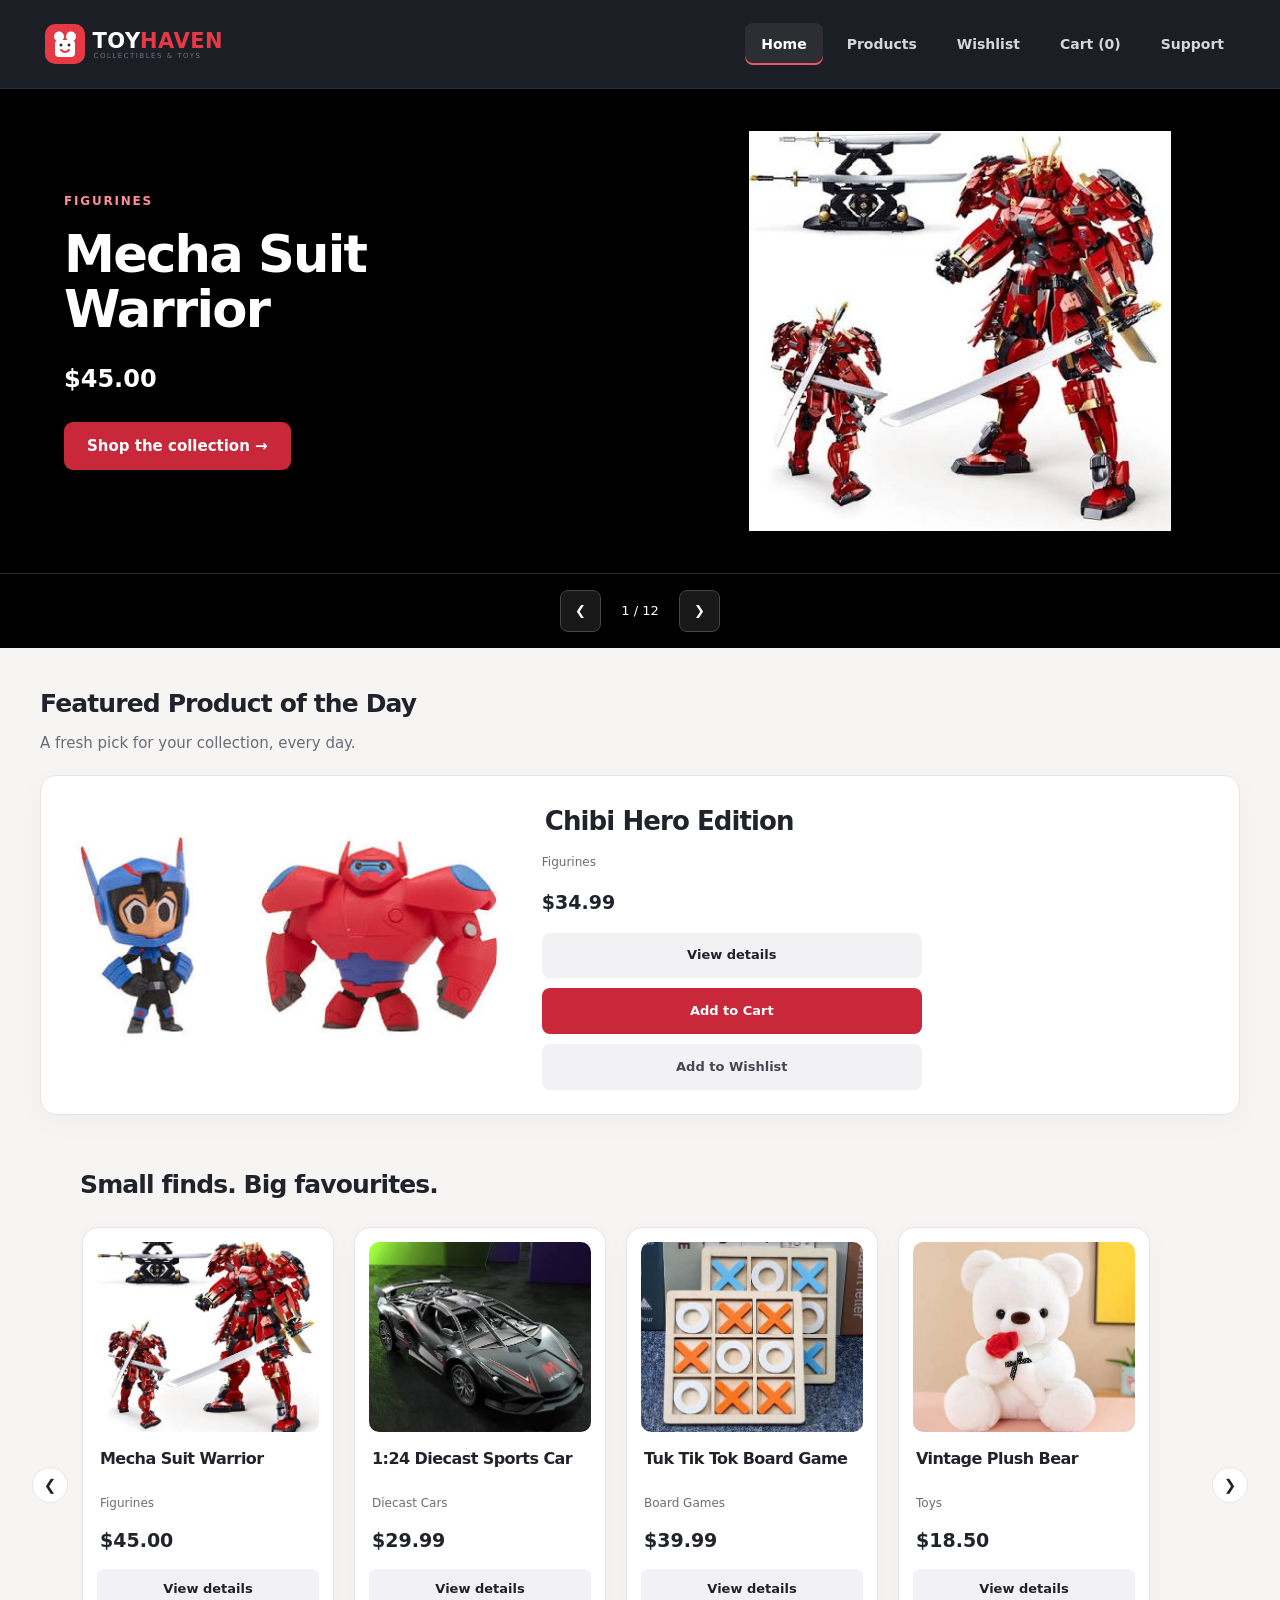
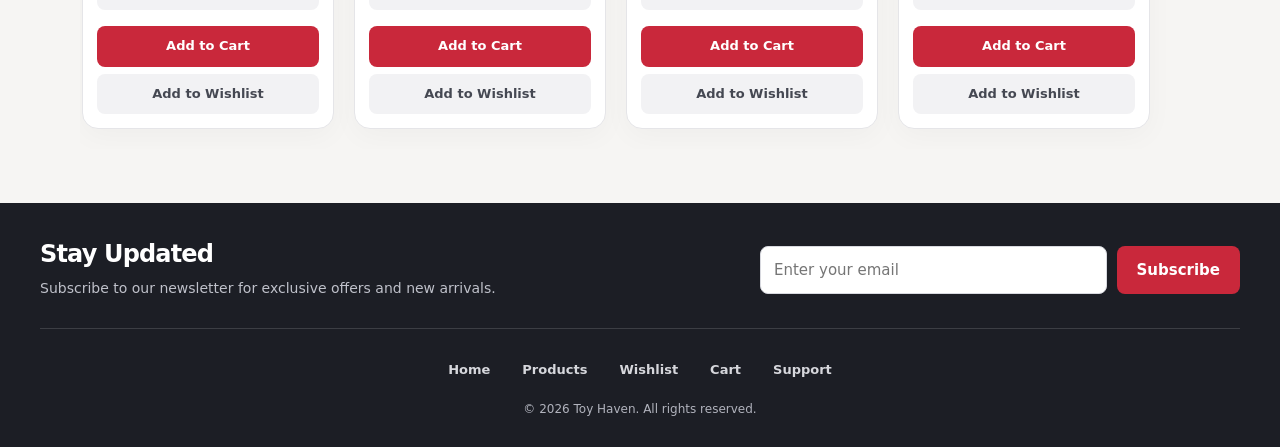
<file: index.html>
<!DOCTYPE html>
<html lang="en">
<head>
  <meta charset="UTF-8">
  <meta name="viewport" content="width=device-width, initial-scale=1.0">
  <title>Toy Haven | Home</title>
  <link rel="manifest" href="manifest.json">
  <link rel="icon" href="favicon.svg">
  <link rel="stylesheet" href="style.css">
  <script src="products-data.js" defer></script><script src="carousel.js" defer></script><script src="script.js" defer></script>
<meta name="description" content="Toy Haven | Home — Browse toys, figurines, board games and diecast cars."><meta name="theme-color" content="#1c1e25"></head>
<body>

  <!-- Header -->
  <header>
    <a href="index.html" class="logo">
      <img src="logo.svg" alt="Toy Haven Logo">
    </a>
    <nav aria-label="Main Navigation">
      <button class="hamburger" aria-expanded="false" aria-controls="main-menu" aria-label="Toggle Navigation Menu">
        <span></span><span></span><span></span>
      </button>
      <ul id="main-menu">
        <li><a href="index.html" class="active" aria-current="page">Home</a></li>
        <li><a href="products.html">Products</a></li>
        <li><a href="wishlist.html">Wishlist</a></li>
        <li><a href="cart.html">Cart</a></li>
        <li><a href="support.html">Support</a></li>
      </ul>
    </nav>
  </header>

  <main>
    <!-- One product at a time; automatic rotation. -->
    <section class="product-slideshow" aria-label="Featured products" aria-roledescription="carousel">
      <h1 class="visually-hidden">Discover Toy Haven collectibles and toys</h1>
      <div class="hero-slides">
        <article class="hero-slide" aria-roledescription="slide" aria-label="1 of 12">
          <div class="slide-copy"><span class="eyebrow">Figurines</span><h2>Mecha Suit Warrior</h2><p class="slide-price">$45.00</p><a class="cta-btn" href="products.html">Shop the collection →</a></div>
          <figure><img src="images/mecha-warrior.jpg" alt="Mecha Suit Warrior" fetchpriority="high"></figure>
        </article>
        <article class="hero-slide" aria-roledescription="slide" aria-label="2 of 12" hidden>
          <div class="slide-copy"><span class="eyebrow">Diecast Cars</span><h2>1:24 Diecast Sports Car</h2><p class="slide-price">$29.99</p><a class="cta-btn" href="products.html">Shop the collection →</a></div>
          <figure><img src="images/sports-car.jpg" alt="1:24 Diecast Sports Car" loading="lazy"></figure>
        </article>
        <article class="hero-slide" aria-roledescription="slide" aria-label="3 of 12" hidden>
          <div class="slide-copy"><span class="eyebrow">Board Games</span><h2>Tuk Tik Tok Board Game</h2><p class="slide-price">$39.99</p><a class="cta-btn" href="products.html">Shop the collection →</a></div>
          <figure><img src="images/board-game.jpg" alt="Tuk Tik Tok Board Game" loading="lazy"></figure>
        </article>
        <article class="hero-slide" aria-roledescription="slide" aria-label="4 of 12" hidden>
          <div class="slide-copy"><span class="eyebrow">Toys</span><h2>Vintage Plush Bear</h2><p class="slide-price">$18.50</p><a class="cta-btn" href="products.html">Shop the collection →</a></div>
          <figure><img src="images/teddy-bear.jpg" alt="Vintage Plush Bear" loading="lazy"></figure>
        </article>
        <article class="hero-slide" aria-roledescription="slide" aria-label="5 of 12" hidden>
          <div class="slide-copy"><span class="eyebrow">Figurines</span><h2>Neon Cyberpunk Statue</h2><p class="slide-price">$59.99</p><a class="cta-btn" href="products.html">Shop the collection →</a></div>
          <figure><img src="images/cyberpunk-statue.jpg" alt="Neon Cyberpunk Statue" loading="lazy"></figure>
        </article>
        <article class="hero-slide" aria-roledescription="slide" aria-label="6 of 12" hidden>
          <div class="slide-copy"><span class="eyebrow">Diecast Cars</span><h2>1:18 Classic Muscle Car</h2><p class="slide-price">$42.00</p><a class="cta-btn" href="products.html">Shop the collection →</a></div>
          <figure><img src="images/muscle-car.jpg" alt="1:18 Classic Muscle Car" loading="lazy"></figure>
        </article>
        <article class="hero-slide" aria-roledescription="slide" aria-label="7 of 12" hidden>
          <div class="slide-copy"><span class="eyebrow">Board Games</span><h2>Dungeon Quest Deck</h2><p class="slide-price">$24.99</p><a class="cta-btn" href="products.html">Shop the collection →</a></div>
          <figure><img src="images/dungeon-deck.jpg" alt="Dungeon Quest Deck" loading="lazy"></figure>
        </article>
        <article class="hero-slide" aria-roledescription="slide" aria-label="8 of 12" hidden>
          <div class="slide-copy"><span class="eyebrow">Toys</span><h2>Wooden Architecture Blocks</h2><p class="slide-price">$22.00</p><a class="cta-btn" href="products.html">Shop the collection →</a></div>
          <figure><img src="images/wooden-blocks.jpg" alt="Wooden Architecture Blocks" loading="lazy"></figure>
        </article>
        <article class="hero-slide" aria-roledescription="slide" aria-label="9 of 12" hidden>
          <div class="slide-copy"><span class="eyebrow">Figurines</span><h2>Chibi Hero Edition</h2><p class="slide-price">$34.99</p><a class="cta-btn" href="products.html">Shop the collection →</a></div>
          <figure><img src="images/chibi-hero.jpg" alt="Chibi Hero Edition" loading="lazy"></figure>
        </article>
        <article class="hero-slide" aria-roledescription="slide" aria-label="10 of 12" hidden>
          <div class="slide-copy"><span class="eyebrow">Diecast Cars</span><h2>1:43 Retro Rally Racer</h2><p class="slide-price">$19.99</p><a class="cta-btn" href="products.html">Shop the collection →</a></div>
          <figure><img src="images/rally-racer.jpg" alt="1:43 Retro Rally Racer" loading="lazy"></figure>
        </article>
        <article class="hero-slide" aria-roledescription="slide" aria-label="11 of 12" hidden>
          <div class="slide-copy"><span class="eyebrow">Board Games</span><h2>Handcrafted Wooden Chess Set</h2><p class="slide-price">$65.00</p><a class="cta-btn" href="products.html">Shop the collection →</a></div>
          <figure><img src="images/wooden-chess.jpg" alt="Handcrafted Wooden Chess Set" loading="lazy"></figure>
        </article>
        <article class="hero-slide" aria-roledescription="slide" aria-label="12 of 12" hidden>
          <div class="slide-copy"><span class="eyebrow">Toys</span><h2>Mini RC Quadcopter</h2><p class="slide-price">$49.99</p><a class="cta-btn" href="products.html">Shop the collection →</a></div>
          <figure><img src="images/rc-drone.jpg" alt="Mini RC Quadcopter" loading="lazy"></figure>
        </article>
      </div>
      <div class="slideshow-controls" hidden>
        <button type="button" class="slide-prev" aria-label="Previous product">❮</button>
        <span class="slide-counter">1 / 12</span>
        <button type="button" class="slide-next" aria-label="Next product">❯</button>
      </div>
      <p class="visually-hidden slide-announcement" aria-live="polite" aria-atomic="true"></p>
    </section>

    <!-- Horizontal Scroll Showcase Section -->
    <section class="daily-feature" aria-labelledby="daily-title"><h2 id="daily-title">Featured Product of the Day</h2><p>A fresh pick for your collection, every day.</p><div id="daily-product"></div></section><section class="scroll-showcase" id="featured-products">
      <h2>Small finds. Big favourites.</h2>
      
      <div class="showcase-wrapper">
        <button type="button" class="scroll-arrow left" aria-label="Previous Products">❮</button>

        <div class="scroll-container">
          </div>

        <button type="button" class="scroll-arrow right" aria-label="Next Products">❯</button>
      </div>
    </section>

</main>

  <!-- Footer -->
  <footer>
    <section class="footer-newsletter" aria-labelledby="newsletter-title">
      <div>
        <h2 id="newsletter-title">Stay Updated</h2>
        <p>Subscribe to our newsletter for exclusive offers and new arrivals.</p>
      </div>
      <form id="newsletter-form">
        <label for="newsletter-email" class="visually-hidden">Email Address</label>
        <input type="email" id="newsletter-email" name="email" autocomplete="email" placeholder="Enter your email" required>
        <button type="submit">Subscribe</button>
      </form>
    </section>
    <nav aria-label="Footer Navigation">
      <ul>
        <li><a href="index.html">Home</a></li>
        <li><a href="products.html">Products</a></li>
        <li><a href="wishlist.html">Wishlist</a></li>
        <li><a href="cart.html">Cart</a></li>
        <li><a href="support.html">Support</a></li>
      </ul>
    </nav>
    <p>© 2026 Toy Haven. All rights reserved.</p>
  </footer>

</body>
</html>
</file>
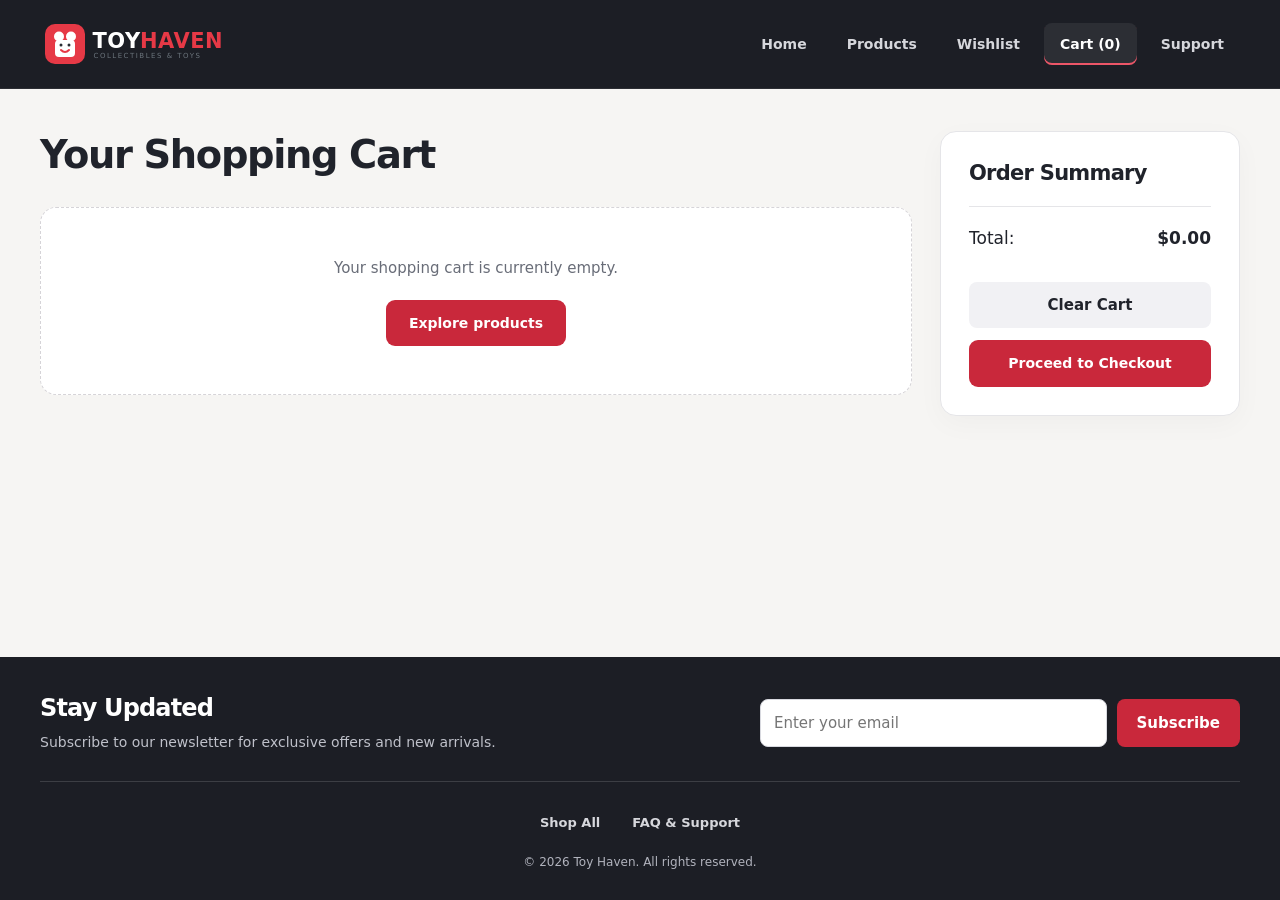
<file: cart.html>
<!DOCTYPE html>
<html lang="en">
<head>
  <meta charset="UTF-8">
  <meta name="viewport" content="width=device-width, initial-scale=1.0">
  <title>Toy Haven | Shopping Cart</title>
  <link rel="manifest" href="manifest.json">
  <link rel="icon" href="favicon.svg">
  <link rel="stylesheet" href="style.css">
<meta name="description" content="Toy Haven | Shopping Cart — Browse toys, figurines, board games and diecast cars."><meta name="theme-color" content="#1c1e25"></head>
<body>

  <!-- Header -->
  <header>
    <a href="index.html" class="logo">
      <img src="logo.svg" alt="Toy Haven Logo">
    </a>
    <nav aria-label="Main Navigation">
      <button class="hamburger" aria-expanded="false" aria-controls="main-menu" aria-label="Toggle Navigation Menu">
        <span></span><span></span><span></span>
      </button>
      <ul id="main-menu">
        <li><a href="index.html">Home</a></li>
        <li><a href="products.html">Products</a></li>
        <li><a href="wishlist.html">Wishlist</a></li>
        <li><a href="cart.html" class="active" aria-current="page">Cart</a></li>
        <li><a href="support.html">Support</a></li>
      </ul>
    </nav>
  </header>

  <!-- Shopping Cart Interface Container -->
  <main class="cart-layout">
    <!-- Active Items List -->
    <section class="cart-items-container">
      <h1>Your Shopping Cart</h1>
      <h2 class="visually-hidden">Items in your cart</h2>
      <ul class="cart-list" id="cart-list">
        <!-- Rendered via LocalStorage Array in JS -->
        <li class="cart-item">
          <article>
            <img src="images/board-game.jpg" alt="Strategy Board Game">
            <h3>Strategy Board Game</h3>
            <p class="unit-price">$39.99</p>
            <!-- Incremental Quantity Modifiers -->
            <form class="quantity-controls">
              <label for="qty-1">Qty:</label>
              <button type="button" aria-label="Decrease quantity">-</button>
              <input type="number" id="qty-1" value="1" min="1">
              <button type="button" aria-label="Increase quantity">+</button>
            </form>
            <p class="subtotal">Subtotal: $39.99</p>
            <button type="button" class="remove-btn">Remove</button>
          </article>
        </li>
      </ul>
    </section>

    <!-- Dynamic Cart Total Summary Sidebar -->
    <aside class="cart-summary">
      <h2>Order Summary</h2>
      <p class="total-price">Total: <strong id="cart-total">$39.99</strong></p>
      <button type="button" id="clear-cart-btn">Clear Cart</button>
      <a href="checkout.html" class="checkout-btn">Proceed to Checkout</a>
    </aside>
  </main>

  <!-- Footer -->
  <footer>
    <section class="footer-newsletter" aria-labelledby="newsletter-title">
      <div>
        <h2 id="newsletter-title">Stay Updated</h2>
        <p>Subscribe to our newsletter for exclusive offers and new arrivals.</p>
      </div>
      <form id="newsletter-form">
        <label for="newsletter-email" class="visually-hidden">Email Address</label>
        <input type="email" id="newsletter-email" name="email" autocomplete="email" placeholder="Enter your email" required>
        <button type="submit">Subscribe</button>
      </form>
    </section>
    <nav aria-label="Footer Navigation">
      <ul>
        <li><a href="products.html">Shop All</a></li>
        <li><a href="support.html">FAQ &amp; Support</a></li>
      </ul>
    </nav>
    <p>© 2026 Toy Haven. All rights reserved.</p>
  </footer>

  <script src="products-data.js"></script><script src="carousel.js"></script><script src="script.js"></script>
</body>
</html>
</file>
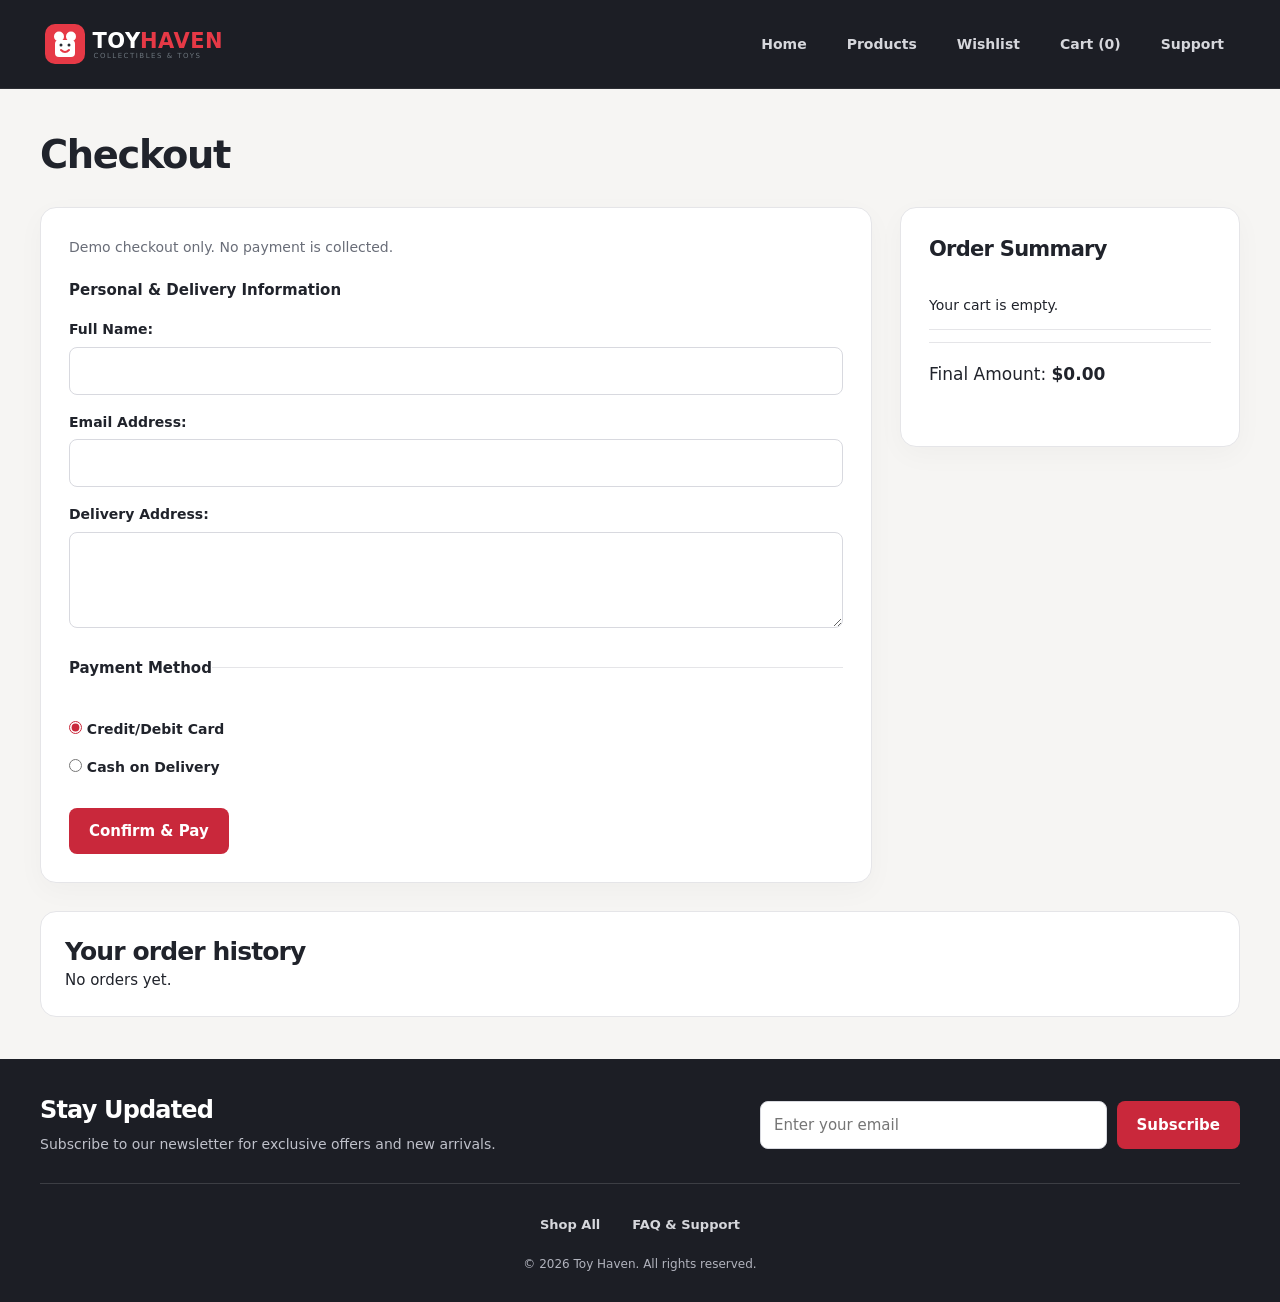
<file: checkout.html>
<!DOCTYPE html>
<html lang="en">
<head>
  <meta charset="UTF-8">
  <meta name="viewport" content="width=device-width, initial-scale=1.0">
  <title>Toy Haven | Checkout</title>
  <link rel="manifest" href="manifest.json">
  <link rel="icon" href="favicon.svg">
  <link rel="stylesheet" href="style.css">
<meta name="description" content="Toy Haven | Checkout — Browse toys, figurines, board games and diecast cars."><meta name="theme-color" content="#1c1e25"></head>
<body>

  <!-- Header -->
  <header>
    <a href="index.html" class="logo">
      <img src="logo.svg" alt="Toy Haven Logo">
    </a>
    <nav aria-label="Main Navigation">
      <button class="hamburger" aria-expanded="false" aria-controls="main-menu" aria-label="Toggle Navigation Menu">
        <span></span><span></span><span></span>
      </button>
      <ul id="main-menu">
        <li><a href="index.html">Home</a></li>
        <li><a href="products.html">Products</a></li>
        <li><a href="wishlist.html">Wishlist</a></li>
        <li><a href="cart.html">Cart</a></li>
        <li><a href="support.html">Support</a></li>
      </ul>
    </nav>
  </header>

  <!-- Checkout Layout Structure -->
  <main class="checkout-layout">
    <h1>Checkout</h1>

    <!-- Customer Details and Order Submission Form -->
    <form id="checkout-form">
      <p class="demo-note">Demo checkout only. No payment is collected.</p><fieldset>
        <legend>Personal &amp; Delivery Information</legend>
        <p>
          <label for="fullname">Full Name:</label>
          <input type="text" id="fullname" name="fullname" required>
        </p>
        <p>
          <label for="email">Email Address:</label>
          <input type="email" id="email" name="email" required>
        </p>
        <p>
          <label for="address">Delivery Address:</label>
          <textarea id="address" name="address" rows="3" required></textarea>
        </p>
      </fieldset>

      <fieldset>
        <legend>Payment Method</legend>
        <label><input type="radio" name="payment" value="card" checked> Credit/Debit Card</label>
        <label><input type="radio" name="payment" value="cod"> Cash on Delivery</label>
      </fieldset>

      <button type="submit" id="place-order-btn">Confirm &amp; Pay</button>
    </form>

    <!-- Side Order Details Review -->
    <aside class="order-summary-sidebar">
      <h2>Order Summary</h2>
      <ul id="checkout-item-list"></ul>
      <p class="final-total">Final Amount: <strong id="checkout-total">$0.00</strong></p>
    </aside>

    <!-- Native HTML5 Dialog replacement for Modal (Clear Cart on Trigger) -->
    <dialog id="success-modal">
      <h2>Order Confirmed!</h2>
      <p>Thank you for shopping at Toy Haven. Your order details have been saved.</p>
      <button type="button" id="close-modal-btn">Continue Shopping</button>
    </dialog>
  <section class="order-history" aria-labelledby="history-title"><h2 id="history-title">Your order history</h2><div id="order-history"></div></section></main>

  <!-- Footer -->
  <footer>
    <section class="footer-newsletter" aria-labelledby="newsletter-title">
      <div>
        <h2 id="newsletter-title">Stay Updated</h2>
        <p>Subscribe to our newsletter for exclusive offers and new arrivals.</p>
      </div>
      <form id="newsletter-form">
        <label for="newsletter-email" class="visually-hidden">Email Address</label>
        <input type="email" id="newsletter-email" name="email" autocomplete="email" placeholder="Enter your email" required>
        <button type="submit">Subscribe</button>
      </form>
    </section>
    <nav aria-label="Footer Navigation">
      <ul>
        <li><a href="products.html">Shop All</a></li>
        <li><a href="support.html">FAQ &amp; Support</a></li>
      </ul>
    </nav>
    <p>© 2026 Toy Haven. All rights reserved.</p>
  </footer>

  <script src="products-data.js"></script><script src="carousel.js"></script><script src="script.js"></script>
</body>
</html>
</file>
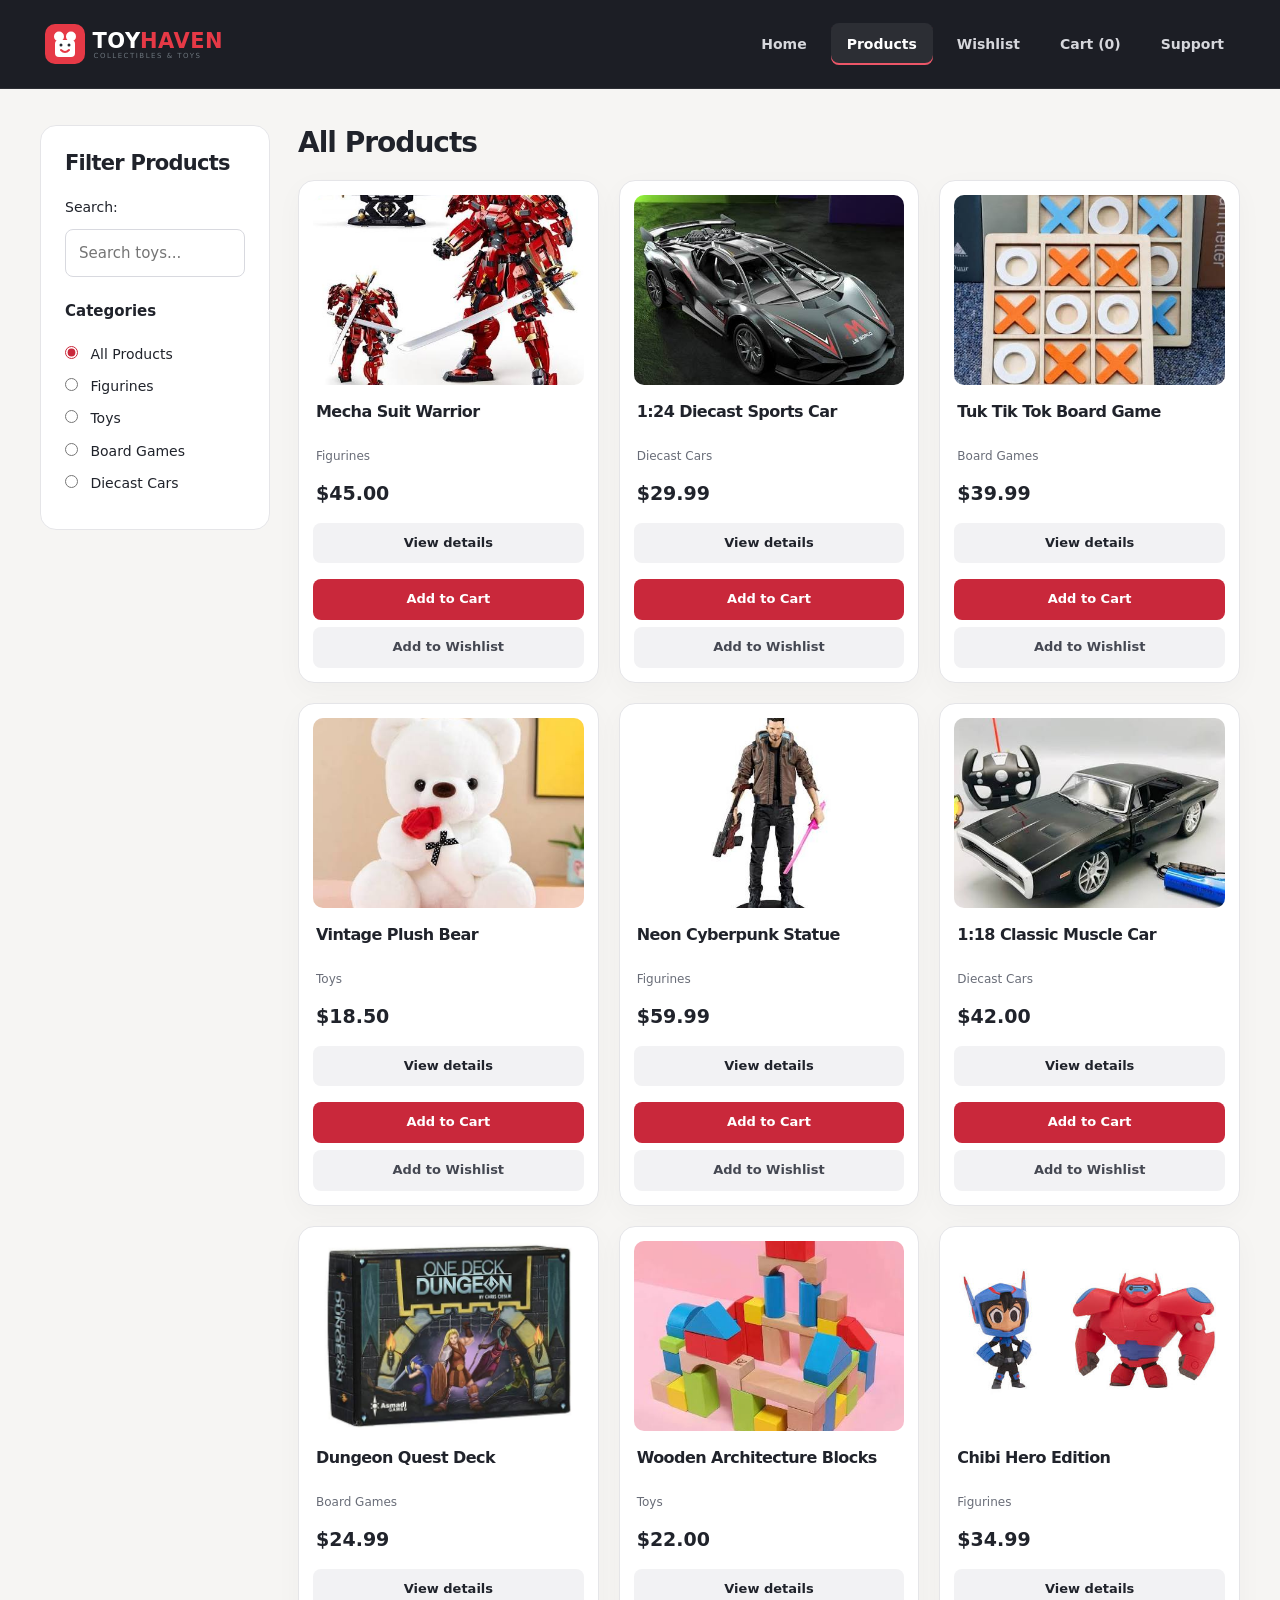
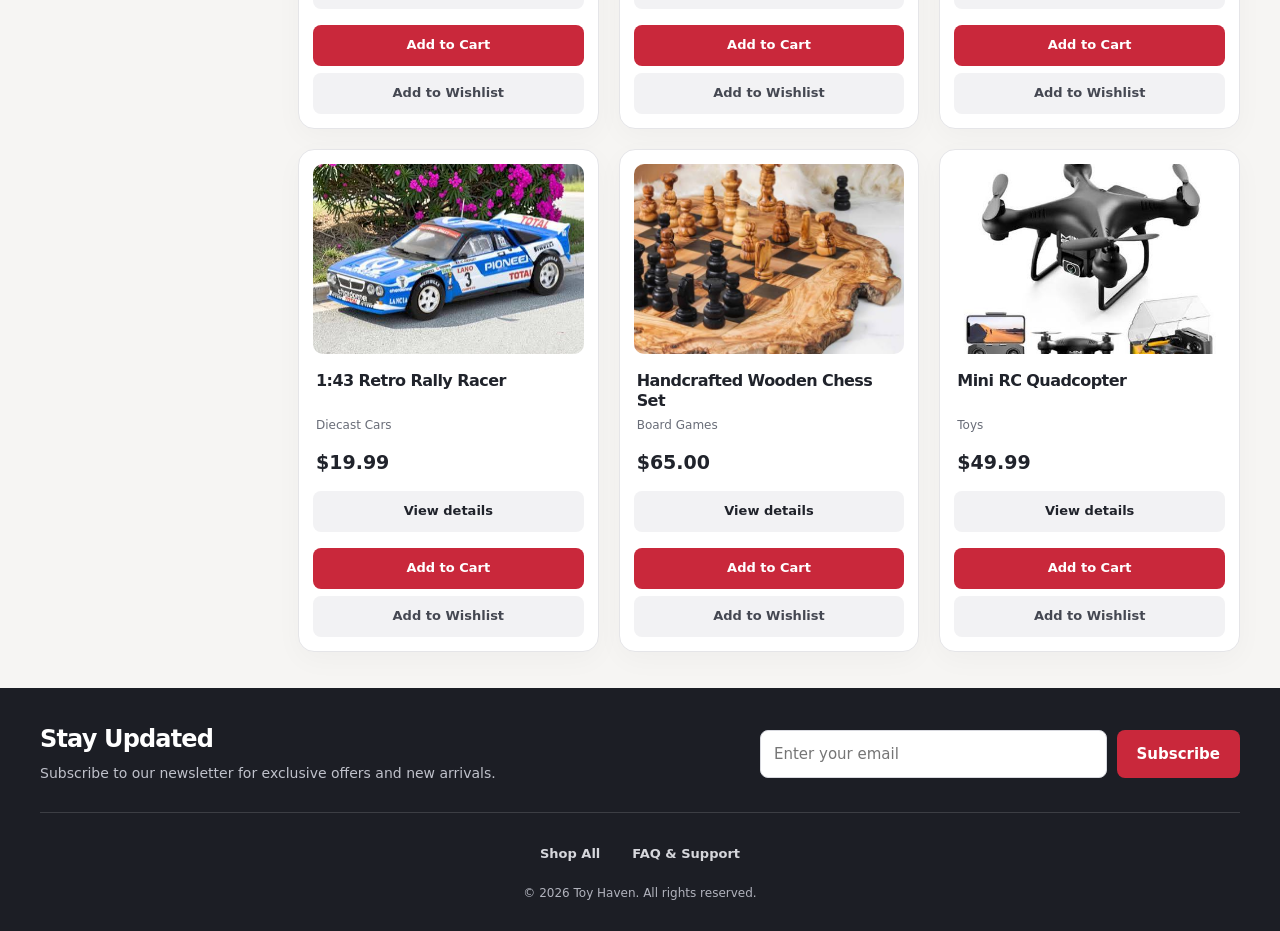
<file: products.html>
<!DOCTYPE html>
<html lang="en">
<head>
  <meta charset="UTF-8">
  <meta name="viewport" content="width=device-width, initial-scale=1.0">
  <title>Toy Haven | Products</title>
  <link rel="manifest" href="manifest.json">
  <link rel="icon" href="favicon.svg">
  <link rel="stylesheet" href="style.css">
  <script src="products-data.js" defer></script><script src="carousel.js" defer></script><script src="script.js" defer></script>
<meta name="description" content="Toy Haven | Products — Browse toys, figurines, board games and diecast cars."><meta name="theme-color" content="#1c1e25"></head>
<body>

  <!-- Header -->
  <header>
    <a href="index.html" class="logo">
      <img src="logo.svg" alt="Toy Haven Logo">
    </a>
    <nav aria-label="Main Navigation">
      <button class="hamburger" aria-expanded="false" aria-controls="main-menu" aria-label="Toggle Navigation Menu">
        <span></span><span></span><span></span>
      </button>
      <ul id="main-menu">
        <li><a href="index.html">Home</a></li>
        <li><a href="products.html" class="active" aria-current="page">Products</a></li>
        <li><a href="wishlist.html">Wishlist</a></li>
        <li><a href="cart.html">Cart</a></li>
        <li><a href="support.html">Support</a></li>
      </ul>
    </nav>
  </header>

  <!-- Main Catalog Layout Container -->
  <main class="products-layout">
    <!-- Filtering & Search Sidebar -->
    <aside class="filters-sidebar">
      <h2>Filter Products</h2>
      <form id="filter-form">
        <!-- Live Search Input -->
        <search>
          <label for="product-search">Search:</label>
          <input type="search" id="product-search" placeholder="Search toys...">
        </search>
        
        <!-- Category Filter Radio Group -->
        <fieldset>
          <legend>Categories</legend>
          <label><input type="radio" name="category" value="all" checked> All Products</label>
          <label><input type="radio" name="category" value="Figurines"> Figurines</label>
          <label><input type="radio" name="category" value="Toys"> Toys</label>
          <label><input type="radio" name="category" value="Board Games"> Board Games</label>
          <label><input type="radio" name="category" value="Diecast Cars"> Diecast Cars</label>
        </fieldset>
      </form>
    </aside>

    <!-- Interactive Product Grid Section -->
    <section class="product-catalog" aria-live="polite" id="product-catalog">
      <h1>All Products</h1><noscript>Please enable JavaScript to browse products.</noscript></section>
  </main>

  <!-- Footer -->
  <footer>
    <section class="footer-newsletter" aria-labelledby="newsletter-title">
      <div>
        <h2 id="newsletter-title">Stay Updated</h2>
        <p>Subscribe to our newsletter for exclusive offers and new arrivals.</p>
      </div>
      <form id="newsletter-form">
        <label for="newsletter-email" class="visually-hidden">Email Address</label>
        <input type="email" id="newsletter-email" name="email" autocomplete="email" placeholder="Enter your email" required>
        <button type="submit">Subscribe</button>
      </form>
    </section>
    <nav aria-label="Footer Navigation">
      <ul>
        <li><a href="products.html">Shop All</a></li>
        <li><a href="support.html">FAQ &amp; Support</a></li>
      </ul>
    </nav>
    <p>© 2026 Toy Haven. All rights reserved.</p>
  </footer>

</body>
</html>
</file>
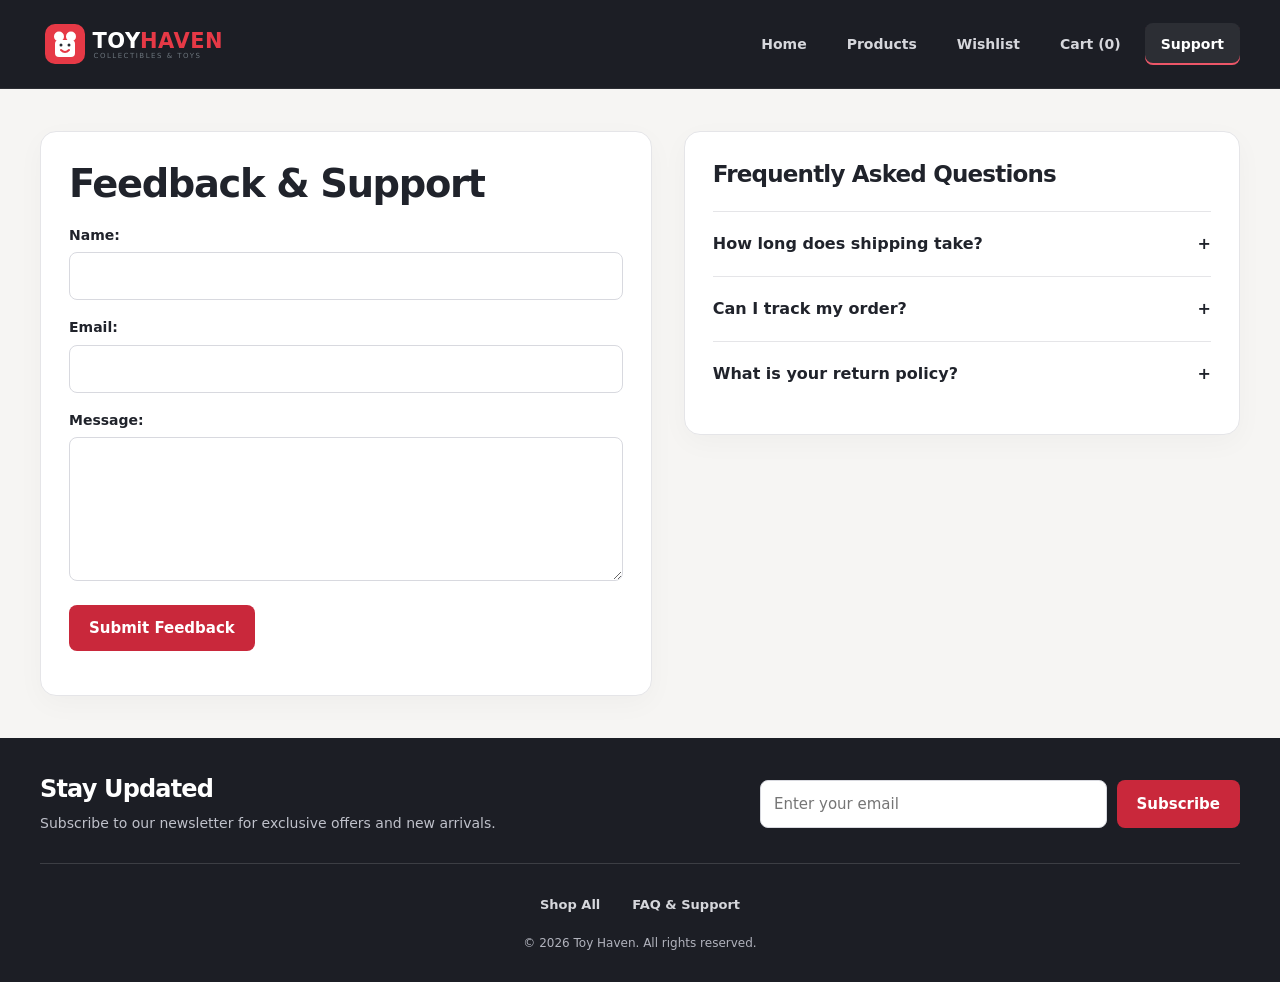
<file: support.html>
<!DOCTYPE html>
<html lang="en">
<head>
  <meta charset="UTF-8">
  <meta name="viewport" content="width=device-width, initial-scale=1.0">
  <title>Toy Haven | Support &amp; FAQ</title>
  <link rel="manifest" href="manifest.json">
  <link rel="icon" href="favicon.svg">
  <link rel="stylesheet" href="style.css">
<meta name="description" content="Toy Haven | Support &amp; FAQ — Browse toys, figurines, board games and diecast cars."><meta name="theme-color" content="#1c1e25"></head>
<body>

  <!-- Header -->
  <header>
    <a href="index.html" class="logo">
      <img src="logo.svg" alt="Toy Haven Logo">
    </a>
    <nav aria-label="Main Navigation">
      <button class="hamburger" aria-expanded="false" aria-controls="main-menu" aria-label="Toggle Navigation Menu">
        <span></span><span></span><span></span>
      </button>
      <ul id="main-menu">
        <li><a href="index.html">Home</a></li>
        <li><a href="products.html">Products</a></li>
        <li><a href="wishlist.html">Wishlist</a></li>
        <li><a href="cart.html">Cart</a></li>
        <li><a href="support.html" class="active" aria-current="page">Support</a></li>
      </ul>
    </nav>
  </header>

  <!-- Support Page Container -->
  <main class="support-layout">
    <!-- User Feedback Contact Form -->
    <section class="feedback-section">
      <h1>Feedback &amp; Support</h1>
      <form id="feedback-form">
        <p>
          <label for="feedback-name">Name:</label>
          <input type="text" id="feedback-name" name="name" required>
        </p>
        <p>
          <label for="feedback-email">Email:</label>
          <input type="email" id="feedback-email" name="email" required>
        </p>
        <p>
          <label for="feedback-msg">Message:</label>
          <textarea id="feedback-msg" name="message" rows="5" required></textarea>
        </p>
        <button type="submit">Submit Feedback</button>
      </form>
      <output id="form-feedback-message" aria-live="polite"></output>
    </section>

    <!-- Semantic Accordion FAQ Implementation -->
    <section class="faq-section">
      <h2>Frequently Asked Questions</h2>

      <div class="faq-item"><h3><button type="button" class="faq-toggle" aria-expanded="false" aria-controls="faq-answer-0">How long does shipping take?</button></h3><p id="faq-answer-0" hidden>Standard delivery takes 3 to 5 business days across the UK.</p></div><div class="faq-item"><h3><button type="button" class="faq-toggle" aria-expanded="false" aria-controls="faq-answer-1">Can I track my order?</button></h3><p id="faq-answer-1" hidden>This is a demo store. Your order history is saved in this browser; no real delivery or tracking is provided.</p></div><div class="faq-item"><h3><button type="button" class="faq-toggle" aria-expanded="false" aria-controls="faq-answer-2">What is your return policy?</button></h3><p id="faq-answer-2" hidden>We accept returns on unopened collectibles within 14 days of receipt.</p></div></section>
  </main>

  <!-- Footer -->
  <footer>
    <section class="footer-newsletter" aria-labelledby="newsletter-title">
      <div>
        <h2 id="newsletter-title">Stay Updated</h2>
        <p>Subscribe to our newsletter for exclusive offers and new arrivals.</p>
      </div>
      <form id="newsletter-form">
        <label for="newsletter-email" class="visually-hidden">Email Address</label>
        <input type="email" id="newsletter-email" name="email" autocomplete="email" placeholder="Enter your email" required>
        <button type="submit">Subscribe</button>
      </form>
    </section>
    <nav aria-label="Footer Navigation">
      <ul>
        <li><a href="products.html">Shop All</a></li>
        <li><a href="support.html">FAQ &amp; Support</a></li>
      </ul>
    </nav>
    <p>© 2026 Toy Haven. All rights reserved.</p>
  </footer>

  <script src="products-data.js"></script><script src="carousel.js"></script><script src="script.js"></script>
</body>
</html>
</file>
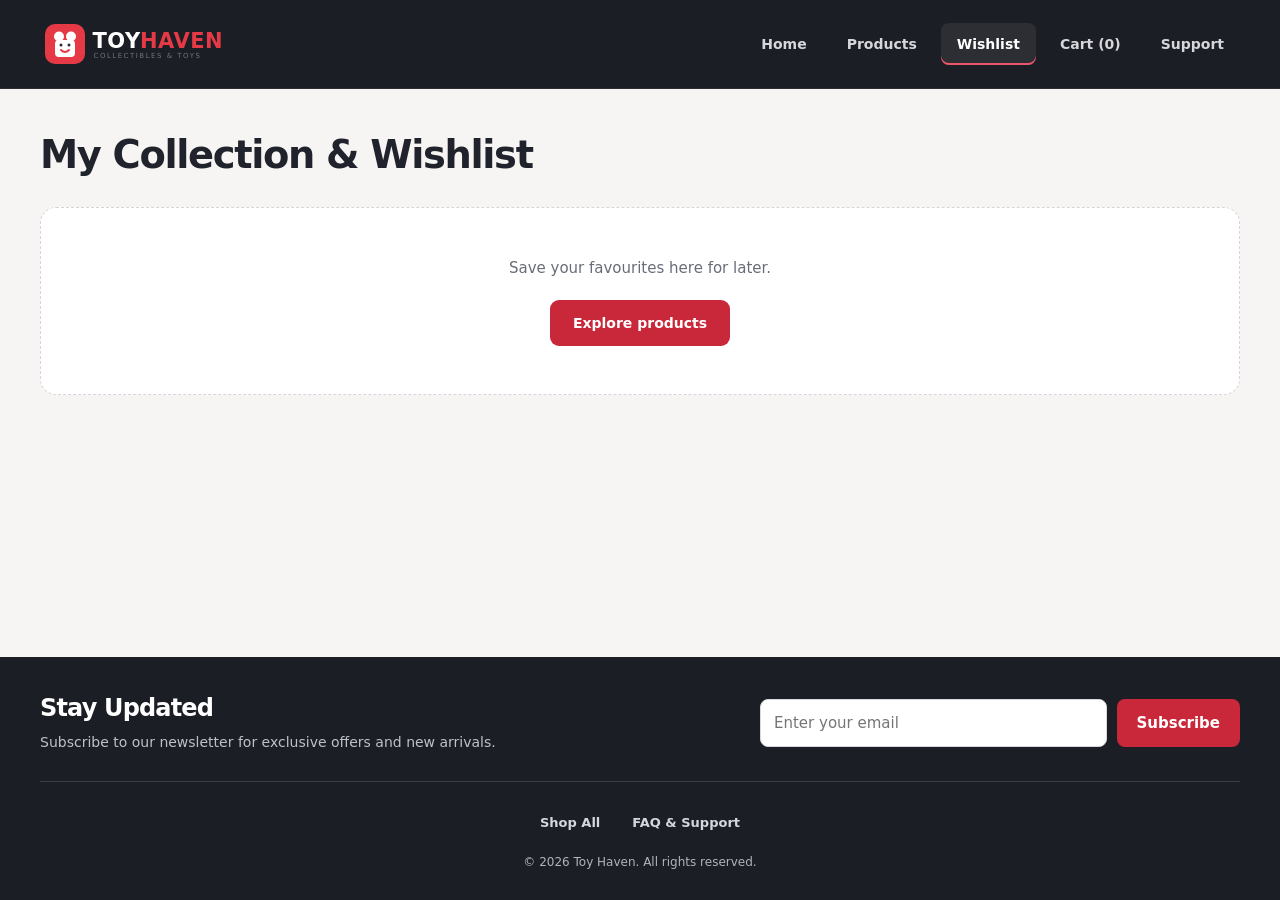
<file: wishlist.html>
<!DOCTYPE html>
<html lang="en">
<head>
  <meta charset="UTF-8">
  <meta name="viewport" content="width=device-width, initial-scale=1.0">
  <title>Toy Haven | My Wishlist</title>
  <link rel="manifest" href="manifest.json">
  <link rel="icon" href="favicon.svg">
  <link rel="stylesheet" href="style.css">
<meta name="description" content="Toy Haven | My Wishlist — Browse toys, figurines, board games and diecast cars."><meta name="theme-color" content="#1c1e25"></head>
<body>

  <!-- Header -->
  <header>
    <a href="index.html" class="logo">
      <img src="logo.svg" alt="Toy Haven Logo">
    </a>
    <nav aria-label="Main Navigation">
      <button class="hamburger" aria-expanded="false" aria-controls="main-menu" aria-label="Toggle Navigation Menu">
        <span></span><span></span><span></span>
      </button>
      <ul id="main-menu">
        <li><a href="index.html">Home</a></li>
        <li><a href="products.html">Products</a></li>
        <li><a href="wishlist.html" class="active" aria-current="page">Wishlist</a></li>
        <li><a href="cart.html">Cart</a></li>
        <li><a href="support.html">Support</a></li>
      </ul>
    </nav>
  </header>

  <!-- Saved Items Collection Container -->
  <main class="wishlist-page">
    <h1>My Collection &amp; Wishlist</h1>

    <section class="wishlist-grid" id="wishlist-container">
      <!-- Collection Entry Template Card -->
      <article class="wishlist-card">
        <figure>
          <img src="images/mecha-warrior.jpg" alt="Collectible Figurine">
        </figure>
        <h2>Anime Figurine - Series 1</h2>
        <!-- Custom Category Status Selector -->
        <form class="status-selector">
          <label for="status-1">Collection Status:</label>
          <select id="status-1" name="status">
            <option value="Interested" selected>Interested</option>
            <option value="Owned">Owned</option>
            <option value="Not Interested">Not Interested</option>
          </select>
        </form>
        <button type="button" class="remove-wishlist-btn">Remove Item</button>
      </article>
    </section>
  </main>

  <!-- Footer -->
  <footer>
    <section class="footer-newsletter" aria-labelledby="newsletter-title">
      <div>
        <h2 id="newsletter-title">Stay Updated</h2>
        <p>Subscribe to our newsletter for exclusive offers and new arrivals.</p>
      </div>
      <form id="newsletter-form">
        <label for="newsletter-email" class="visually-hidden">Email Address</label>
        <input type="email" id="newsletter-email" name="email" autocomplete="email" placeholder="Enter your email" required>
        <button type="submit">Subscribe</button>
      </form>
    </section>
    <nav aria-label="Footer Navigation">
      <ul>
        <li><a href="products.html">Shop All</a></li>
        <li><a href="support.html">FAQ &amp; Support</a></li>
      </ul>
    </nav>
    <p>© 2026 Toy Haven. All rights reserved.</p>
  </footer>

  <script src="products-data.js"></script><script src="carousel.js"></script><script src="script.js"></script>
</body>
</html>
</file>
<file: style.css>
/* Toy Haven — shared design system */

*{box-sizing:border-box;margin:0;padding:0}body{font-family:Inter,system-ui,"Segoe UI",sans-serif;font-size:15px;line-height:1.6;color:#20232b;background:#f6f5f3;min-height:100vh;display:flex;flex-direction:column}main{flex:1;min-width:0}a{color:inherit;text-decoration:none}img{max-width:100%;display:block}button,input,select,textarea{font:inherit}button{cursor:pointer}button,.cta-btn,.checkout-btn{transition:background .18s,transform .18s}button:hover,.cta-btn:hover,.checkout-btn:hover{text-decoration:none}a:focus-visible,button:focus-visible,input:focus-visible,select:focus-visible,textarea:focus-visible,summary:focus-visible{outline:3px solid #db8a23;outline-offset:4px}h1,h2,h3{line-height:1.25;letter-spacing:-.035em}h1{font-size:clamp(28px,3vw,40px)}h2{font-size:25px}h3{font-size:17px}p{overflow-wrap:anywhere}.visually-hidden{position:absolute;width:1px;height:1px;padding:0;margin:-1px;overflow:hidden;clip-path:inset(50%);white-space:nowrap;border:0}
/* Navigation */
header{background:#1c1e25;color:#fff;display:flex;align-items:center;justify-content:space-between;gap:24px;padding:19px max(24px,calc((100% - 1200px)/2));border-bottom:1px solid #ffffff12;position:relative;z-index:20}header .logo{flex-shrink:0}header .logo img{width:200px;height:50px}nav ul{display:flex;align-items:center;gap:8px;list-style:none}nav a{display:block;padding:10px 16px;font-size:14px;font-weight:600;color:#d6d7dc;border-radius:8px}nav a:hover,nav a.active{color:#fff;background:#ffffff12}nav a.active{box-shadow:inset 0 -2px #ed5668}.hamburger{display:none;width:44px;height:44px;padding:10px;background:transparent;border:1px solid #ffffff33;border-radius:8px;flex-direction:column;justify-content:space-around}.hamburger span{height:2px;width:100%;background:white}
/* Home */
.hero{max-width:1200px;margin:32px auto 0;padding:56px;min-height:370px;border-radius:24px;background:#ece9e4;display:grid;grid-template-columns:1.2fr 1fr;align-items:center;gap:45px;overflow:hidden}.hero-content{max-width:560px}.eyebrow{display:block;font-size:12px;font-weight:750;letter-spacing:.15em;text-transform:uppercase;color:#c9283b;margin-bottom:18px}.hero h1{font-size:clamp(36px,4.5vw,60px);line-height:1.06;max-width:540px;margin-bottom:22px}.hero p{color:#5e6068;font-size:17px;max-width:440px;margin-bottom:28px}.cta-btn,.checkout-btn{display:inline-flex;align-items:center;justify-content:center;min-height:46px;padding:12px 23px;border-radius:9px;background:#c9283b;color:#fff;font-weight:650}.cta-btn:hover,.checkout-btn:hover{background:#aa1e2f}.hero-image{width:100%;height:290px;object-fit:cover;border-radius:18px;box-shadow:0 18px 35px #24252d20;transform:rotate(3deg)}.scroll-showcase{max-width:1264px;margin:0 auto;padding:54px 24px}.scroll-showcase>h2{margin:0 0 20px 48px}.showcase-wrapper{display:flex;align-items:center;gap:12px;min-width:0}.scroll-container{display:flex;gap:20px;overflow-x:auto;scroll-behavior:smooth;scroll-snap-type:x mandatory;padding:6px 2px 20px;width:100%;scrollbar-width:thin;scrollbar-color:#c7c7ce transparent}.scroll-arrow{flex-shrink:0;width:36px;height:36px;border:1px solid #e5e5e8;border-radius:50%;background:#fff;color:#20232b}.scroll-arrow:hover{background:#eee}.scroll-card{flex:0 0 252px;scroll-snap-align:start}.newsletter-section{max-width:1200px;margin:0 auto 36px;padding:36px 40px;text-align:center;border-radius:20px;background:#ede9e5}.newsletter-section h2{margin-bottom:8px}.newsletter-section p{color:#696d78}.newsletter-section form{display:flex;align-items:center;gap:10px;max-width:500px;margin:22px auto 0}.newsletter-section input[type=email]{margin:0;flex:1;min-width:0}.newsletter-section button{margin:0;white-space:nowrap}
/* Catalog and cards */
.products-layout{max-width:1248px;width:100%;margin:36px auto;display:grid;grid-template-columns:230px minmax(0,1fr);gap:28px;padding:0 24px}.filters-sidebar{padding:24px;background:#fff;border:1px solid #e5e5e8;border-radius:16px;height:fit-content}.filters-sidebar h2{font-size:21px;margin-bottom:20px}.filters-sidebar fieldset{border:0;margin-top:22px}.filters-sidebar legend{font-weight:700;margin-bottom:10px}.filters-sidebar label{font-weight:500;margin:10px 0;font-size:14px;cursor:pointer}.filters-sidebar input[type=radio]{margin-right:8px;accent-color:#c9283b}.product-catalog{display:grid;grid-template-columns:repeat(3,minmax(0,1fr));gap:20px;align-content:start}.product-catalog>h2{grid-column:1/-1;margin:0 0 4px}.product-card{display:flex;flex-direction:column;min-width:0;padding:14px;background:#fff;border:1px solid #e5e5e8;border-radius:16px;box-shadow:0 8px 28px #22232b08;transition:box-shadow .2s,transform .2s}.product-card:hover{transform:translateY(-4px);box-shadow:0 12px 24px #22232b12}.product-card figure{height:190px;overflow:hidden;background:#eeedeb;border-radius:10px;margin-bottom:17px}.product-card img{width:100%;height:100%;object-fit:cover}.product-card h3{font-size:16px;min-height:40px;margin:0 3px 5px}.category-tag{font-size:12px;color:#696d78;margin:0 3px 12px}.price{font-weight:750;font-size:19px;margin:0 3px 14px}.product-card button{width:100%;border:0;border-radius:8px;padding:10px;font-size:13px;font-weight:650;min-height:40px}.add-cart-btn{background:#c9283b;color:white;margin-top:auto}.add-cart-btn:hover{background:#aa1e2f}.add-wishlist-btn{background:#f2f2f4;color:#454852;margin-top:7px}.add-wishlist-btn:hover{background:#e7e7eb}
/* Forms and secondary pages */
.cart-layout,.checkout-layout,.support-layout,.wishlist-page{width:100%;max-width:1248px;margin:42px auto;padding:0 24px}.cart-layout{display:grid;grid-template-columns:minmax(0,1fr) 300px;gap:28px;align-items:start}.cart-items-container>h1,.wishlist-page>h1{margin-bottom:28px}.checkout-layout{display:grid;grid-template-columns:minmax(0,1fr) 340px;gap:28px;align-content:start;align-items:start}.checkout-layout>h1{grid-column:1/-1}.support-layout{display:grid;grid-template-columns:1.1fr 1fr;gap:32px;align-items:start}.cart-summary,.order-summary-sidebar,.feedback-section,.faq-section,#checkout-form{padding:28px;background:#fff;border:1px solid #e5e5e8;border-radius:16px;box-shadow:0 8px 28px #22232b08}.cart-summary h2,.order-summary-sidebar h2{font-size:21px;margin-bottom:20px}.total-price,.final-total{padding:18px 0;margin:12px 0;border-top:1px solid #e5e5e8;font-size:17px}.total-price strong{float:right}.checkout-btn{width:100%;font-size:14px;margin-top:12px}#clear-cart-btn{width:100%;background:#f1f1f4;color:#20232b}.cart-list{list-style:none}.cart-item,.wishlist-card{background:#fff;border:1px solid #e5e5e8;padding:20px;border-radius:14px;margin-bottom:16px}.cart-item article{display:grid;grid-template-columns:76px minmax(0,1fr) auto;gap:12px 18px;align-items:center}.cart-item img{width:76px;height:76px;object-fit:cover;border-radius:9px;grid-row:span 2}.cart-item h3{font-size:16px}.cart-item .subtotal{font-size:13px;color:#696d78}.quantity-controls{display:flex;align-items:center;gap:4px}.quantity-controls button{width:34px;height:36px;border:1px solid #e5e5e8;border-radius:6px;background:#f6f6f8}.quantity-controls input{width:40px;height:36px;text-align:center;border:1px solid #e5e5e8;border-radius:6px;appearance:textfield}.remove-btn,.remove-wishlist-btn{border:0;border-radius:6px;padding:8px 12px;background:#fff0f1;color:#a52535;font-size:12px}.wishlist-card{display:grid;grid-template-columns:90px minmax(0,1fr) 190px auto;gap:24px;align-items:center}.wishlist-card img{width:90px;height:90px;object-fit:cover;border-radius:9px}.wishlist-card h2{font-size:19px}.status-selector label{margin-top:0}.empty-state{padding:48px 24px;text-align:center;border:1px dashed #d6d4d8;border-radius:16px;background:white;color:#696d78;list-style:none}.empty-state .cta-btn{margin-top:20px;font-size:14px}form label{display:block;font-size:14px;font-weight:600;margin:16px 0 6px}input[type=text],input[type=email],input[type=search],textarea,select{display:block;width:100%;border:1px solid #d8d9df;background:#fff;color:#20232b;padding:11px 13px;border-radius:8px;min-height:44px}textarea{resize:vertical}input[type=radio]{accent-color:#c9283b}fieldset{border:0;min-width:0}#checkout-form fieldset+fieldset{margin-top:28px;padding-top:22px;border-top:1px solid #e5e5e8}legend{font-weight:700}form button[type=submit],#close-modal-btn,#clear-cart-btn{border:0;background:#c9283b;color:#fff;border-radius:8px;min-height:44px;padding:11px 20px;font-weight:600;margin-top:24px}form button[type=submit]:hover,#close-modal-btn:hover{background:#aa1e2f}#clear-cart-btn{background:#f1f1f4;color:#20232b;margin-top:0}#checkout-item-list{list-style:none}#checkout-item-list li{font-size:14px;padding:12px 0;border-bottom:1px solid #e5e5e8}.faq-section h2{font-size:23px;margin-bottom:22px}.faq-section details{border-top:1px solid #e5e5e8;padding:18px 0}.faq-section summary{cursor:pointer;font-weight:600}.faq-section details p{margin-top:12px;font-size:14px;color:#696d78}output{display:block;margin-top:16px}dialog{margin:auto;padding:36px;border:0;border-radius:20px;width:min(460px,calc(100% - 32px));box-shadow:0 20px 80px #0003}dialog p{margin-top:15px}dialog::backdrop{background:#17192399;backdrop-filter:blur(4px)}.toast{position:fixed;bottom:24px;left:50%;transform:translateX(-50%);background:#24262e;color:white;padding:14px 24px;border-radius:12px;box-shadow:0 8px 30px #0002;z-index:100;max-width:calc(100% - 32px);width:max-content;font-size:14px}.toast:empty{display:none}
footer{margin-top:auto;background:#1c1e25;text-align:center;padding:28px 24px;color:#fff}footer nav ul{justify-content:center;flex-wrap:wrap;margin-bottom:12px}footer nav a{font-size:13px;padding:7px 12px}footer p{font-size:12px;color:#b1b3bd}
@media(min-width:769px){.filters-sidebar{position:sticky;top:24px}}
@media(max-width:1100px){.hero,.newsletter-section{margin-left:24px;margin-right:24px}.hero{padding:36px;gap:24px}.product-catalog{grid-template-columns:repeat(2,minmax(0,1fr))}.cart-layout{grid-template-columns:minmax(0,1fr) 270px}.cart-item article{grid-template-columns:65px minmax(0,1fr)}.cart-item img{width:65px;height:65px}.cart-item .unit-price{grid-column:2}.cart-item .quantity-controls{grid-column:2}.cart-item .subtotal{grid-column:2}.cart-item .remove-btn{grid-column:2;justify-self:start}.wishlist-card{grid-template-columns:80px minmax(0,1fr) 170px}.wishlist-card .remove-wishlist-btn{grid-column:2;justify-self:start}}
@media(max-width:768px){header{padding:14px 20px}header .logo img{width:180px;height:45px}.hamburger{display:flex}header nav ul{display:none;position:absolute;left:0;right:0;top:100%;background:#1c1e25;padding:12px 20px 20px;box-shadow:0 10px 15px #0002}header nav ul.nav-active{display:flex;flex-direction:column;align-items:stretch;gap:4px}.hero{margin:20px 16px 0;padding:30px;grid-template-columns:1fr;gap:28px}.hero h1{font-size:40px}.hero-image{height:230px;transform:none}.hero p{font-size:15px}.scroll-showcase{padding:36px 16px}.scroll-showcase>h2{margin-left:0;font-size:24px}.showcase-wrapper{gap:8px}.scroll-arrow{display:none}.scroll-card{flex-basis:245px}.newsletter-section{margin:0 16px 28px;padding:28px 20px}.newsletter-section form{flex-direction:column;align-items:stretch}.newsletter-section button{margin-top:0}.products-layout{grid-template-columns:1fr;margin:24px auto;padding:0 16px;gap:24px}.filters-sidebar{padding:20px}.filters-sidebar fieldset{display:flex;flex-wrap:wrap;gap:0 16px;margin-top:16px}.filters-sidebar legend{margin-bottom:0}.product-catalog{gap:12px}.product-card{padding:10px;border-radius:12px}.product-card figure{height:160px}.product-card h3{font-size:14px;min-height:36px}.cart-layout,.checkout-layout,.support-layout{grid-template-columns:1fr;margin:26px auto;padding:0 16px;gap:24px}.wishlist-page{margin:26px auto;padding:0 16px}.cart-summary,.order-summary-sidebar,.feedback-section,.faq-section,#checkout-form{padding:22px}.wishlist-card{grid-template-columns:64px minmax(0,1fr);gap:12px 18px;padding:18px}.wishlist-card img{width:64px;height:64px}.wishlist-card .status-selector{grid-column:2}.wishlist-card h2{font-size:16px}.cart-item article{grid-template-columns:65px minmax(0,1fr)}footer nav ul{gap:2px}footer nav a{padding:7px 9px}}
@media(max-width:380px){.product-catalog{grid-template-columns:1fr}.hero h1{font-size:34px}}
@media(prefers-reduced-motion:reduce){*,*::before,*::after{scroll-behavior:auto!important;transition:none!important;transform:none!important}}

/* Newsletter integrated into the shared footer. */
.footer-newsletter{max-width:1200px;margin:0 auto 24px;padding:8px 0 28px;border-bottom:1px solid #ffffff24;display:grid;grid-template-columns:minmax(0,1fr) minmax(320px,480px);gap:32px;align-items:center;text-align:left}
.footer-newsletter h2{color:#fff;font-size:24px;margin-bottom:8px}
.footer-newsletter p{font-size:14px;color:#bfc1ca;max-width:470px}
.footer-newsletter form{display:flex;align-items:stretch;gap:10px;min-width:0}
.footer-newsletter input[type=email]{flex:1;min-width:0;width:auto;margin:0;background:#fff;color:#20232b}
.footer-newsletter button[type=submit]{margin:0;flex-shrink:0;min-height:46px;padding:11px 20px}
@media(max-width:768px){.footer-newsletter{grid-template-columns:1fr;gap:20px;padding-top:4px;text-align:center}.footer-newsletter p{margin:0 auto}.footer-newsletter form{width:100%;max-width:480px;margin:0 auto}}
@media(max-width:420px){.footer-newsletter form{flex-direction:column}.footer-newsletter button[type=submit]{width:100%}}

/* Single-product homepage slideshow: no zoom or scroll-linked pinning. */
.product-slideshow{max-width:1200px;margin:32px auto 0;background:#ece9e4;border-radius:24px;overflow:hidden}
.hero-slide{display:grid;grid-template-columns:1fr 1fr;gap:40px;align-items:center;padding:42px 48px;min-height:420px}
.hero-slide[hidden],.slideshow-controls[hidden]{display:none}
.slide-copy{min-width:0}.slide-copy h2{font-size:clamp(30px,4vw,54px);line-height:1.08;margin-bottom:22px}.slide-copy .eyebrow{margin-bottom:16px}
.slide-price{font-size:24px;font-weight:700;margin-bottom:24px}
.hero-slide figure{height:340px;min-width:0;background:#fff;border-radius:18px;padding:16px}
.hero-slide img{height:100%;width:100%;object-fit:contain;border-radius:10px}
.slideshow-controls{display:flex;align-items:center;justify-content:center;gap:14px;border-top:1px solid #d8d5d1;padding:16px 24px}
.slideshow-controls button{border:1px solid #d3d0cc;border-radius:8px;background:#fff;color:#20232b;min-height:42px;padding:8px 14px;font-size:13px;font-weight:600}
.slideshow-controls button:hover{background:#f5f3f1}.slide-counter{font-size:13px;font-variant-numeric:tabular-nums;min-width:50px;text-align:center}
.hero-slide.is-entering{animation:product-enter .45s ease both}
@keyframes product-enter{from{opacity:0;translate:24px 0}to{opacity:1;translate:0 0}}
@media(max-width:1250px){.product-slideshow{margin-left:24px;margin-right:24px}}
@media(max-width:768px){.product-slideshow{margin:20px 16px 0;border-radius:18px}.hero-slide{grid-template-columns:1fr;padding:24px;gap:24px;min-height:590px}.hero-slide figure{grid-row:1;height:270px}.slide-copy h2{font-size:30px;min-height:65px;margin-bottom:12px}.slide-copy .eyebrow{margin-bottom:8px}.slide-price{font-size:21px;margin-bottom:16px}.slideshow-controls{padding:14px 10px;gap:8px}.slideshow-controls button{padding:8px 11px}}
@media(prefers-reduced-motion:reduce){.hero-slide.is-entering{animation:none}}

/* Edge-to-edge black slideshow and arrow-controlled featured products. */
.product-slideshow{width:100%;max-width:none;margin:0;border-radius:0;background:#000;color:#fff}
.hero-slide{padding:42px 0;gap:0}
.slide-copy{padding:0 clamp(20px,5vw,80px)}
.slide-copy .eyebrow{color:#ff8d9b}
.hero-slide figure{background:#000;border-radius:0;padding:0;height:400px}
.hero-slide img{border-radius:0}
.slideshow-controls{border-color:#292929;background:#000;color:#fff}
.slideshow-controls button{background:#181818;border-color:#454545;color:#fff}
.slideshow-controls button:hover{background:#303030}
.scroll-container{scrollbar-width:none}
@media(max-width:768px){.product-slideshow{margin:0;border-radius:0}.hero-slide{padding:24px 0;gap:24px}.hero-slide figure{height:270px}.showcase-wrapper .scroll-arrow{display:block;flex-shrink:0;width:32px;height:36px}.showcase-wrapper{gap:6px}}

/* Assignment features, using the existing palette and spacing. */
[hidden]{display:none!important}
.product-catalog>h1{grid-column:1/-1;font-size:28px}
.details-btn{background:#f2f2f4;color:#20232b;margin:0 0 8px;border:0;border-radius:8px;padding:10px 16px;cursor:pointer}
.product-card .add-cart-btn{margin-top:8px}
.daily-feature{max-width:1248px;margin:40px auto 0;padding:0 24px;width:100%}
.daily-feature>p{margin:12px 0 20px;color:#696d78}
#daily-product .product-card{display:grid;grid-template-columns:minmax(200px,1fr) 1.5fr;gap:10px 28px;padding:24px}
#daily-product figure{grid-row:span 6;height:290px;margin:0}
#daily-product h3{font-size:26px;min-height:0;align-self:end}
#daily-product button{max-width:380px;margin:0}
#daily-product .category-tag,#daily-product .price{margin:0}
.field-error{display:block;color:#a52535;font-size:13px;margin:6px 0}
[aria-invalid=true]{border-color:#a52535!important}
.footer-newsletter .field-error{color:#ffb9c2}
.footer-newsletter form{flex-wrap:wrap}
.footer-newsletter .field-error{flex-basis:100%;order:3}
.demo-note{font-size:14px;color:#696d78;margin-bottom:20px}
.faq-item{border-top:1px solid #e5e5e8;padding:18px 0}
.faq-item h3{font-size:16px;letter-spacing:normal}
.faq-toggle{border:0;background:transparent;width:100%;text-align:left;font-weight:600;color:#20232b;padding:4px 24px 4px 0;position:relative}
.faq-toggle::after{content:'+';position:absolute;right:0}
.faq-toggle[aria-expanded=true]::after{content:'−'}
.faq-item p{margin-top:12px;color:#696d78;font-size:14px}
.order-history{grid-column:1/-1;padding:24px;background:#fff;border:1px solid #e5e5e8;border-radius:16px;min-width:0}
.order-history article{padding:20px 0;border-bottom:1px solid #e5e5e8}
.order-history h3{font-size:16px;overflow-wrap:anywhere}
.order-history ul{padding-left:20px;margin:10px 0}
#product-dialog{max-height:90vh;overflow-y:auto}
#product-dialog>img{width:100%;height:230px;object-fit:contain;margin:16px 0}
#product-dialog .cta-btn{border:0;margin:18px 8px 0 0}
.dialog-close{display:block;margin-left:auto;border:0;padding:10px;border-radius:8px}
#success-modal[open]{animation:success-pop .35s ease-out}
@keyframes success-pop{from{opacity:0;transform:translateY(20px) scale(.96)}to{opacity:1;transform:none}}
.hamburger span{transition:transform .2s,opacity .2s}
.hamburger[aria-expanded=true] span:nth-child(1){transform:translateY(7px) rotate(45deg)}
.hamburger[aria-expanded=true] span:nth-child(2){opacity:0}
.hamburger[aria-expanded=true] span:nth-child(3){transform:translateY(-7px) rotate(-45deg)}
.reveal{opacity:0;transform:translateY(16px);transition:opacity .5s,transform .5s}
.reveal.revealed{opacity:1;transform:none}
@media(max-width:768px){.daily-feature{padding:0 16px}#daily-product .product-card{grid-template-columns:1fr;padding:18px}#daily-product figure{grid-row:auto;height:220px}#daily-product h3{font-size:23px}#daily-product button{max-width:none}.order-history{padding:18px}}
@media(prefers-reduced-motion:reduce){*,*::before,*::after{animation:none!important}.reveal{opacity:1;transform:none}}
</file>
